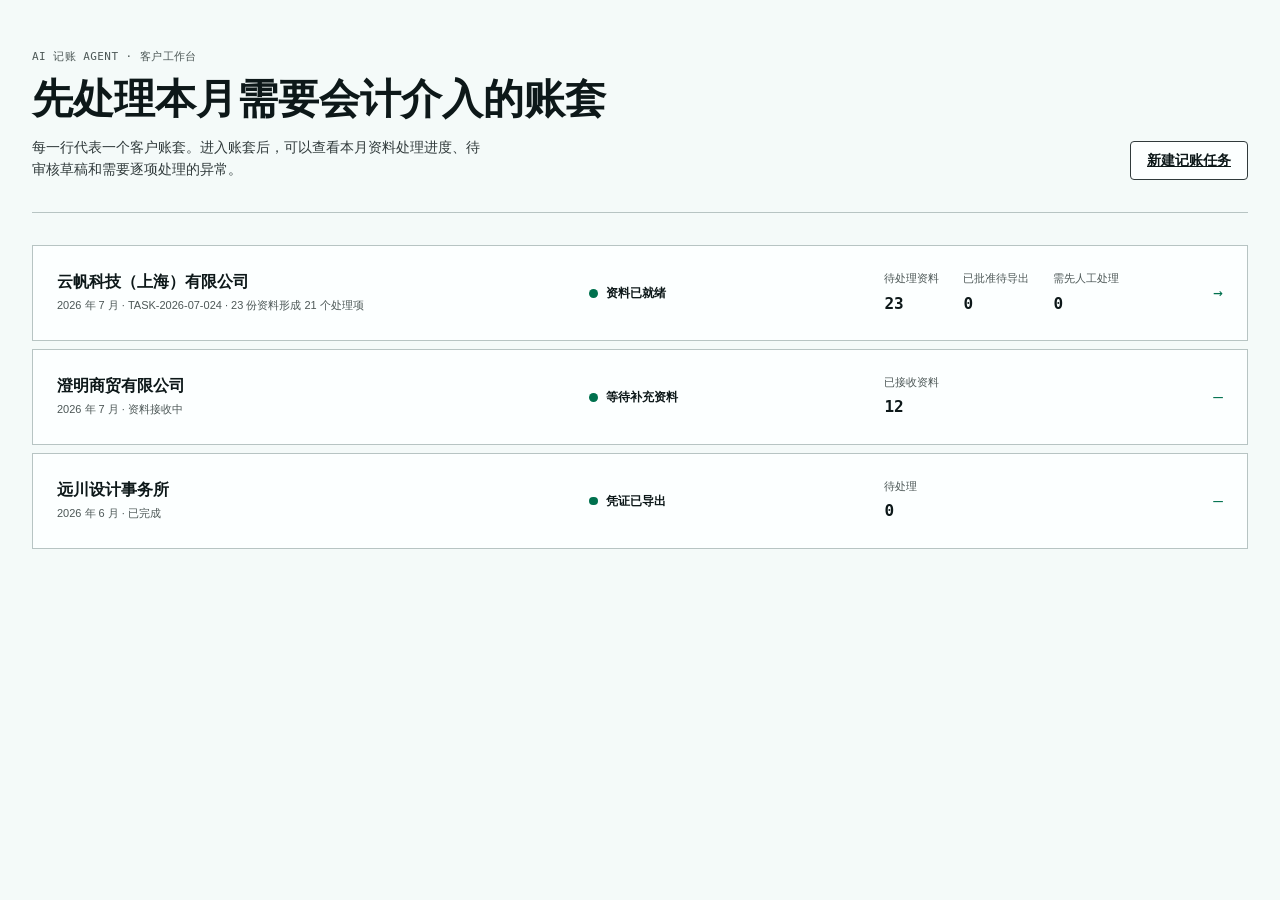
<file: index.html>
<!doctype html>
<html lang="zh-CN">
<head>
  <meta charset="utf-8">
  <meta name="viewport" content="width=device-width, initial-scale=1">
  <meta http-equiv="refresh" content="0; url=prototype/index.html">
  <title>AI 记账 Agent 产品原型</title>
  <script>window.location.replace("prototype/index.html");</script>
</head>
<body>
  <p><a href="prototype/index.html">进入 AI 记账 Agent 产品原型</a></p>
</body>
</html>
</file>
<file: tokens.css>
/* Hallmark · route: custom (bespoke) · structure: evidence-to-decision workbench · idea: "evidence converges, decision returns with history"
 * genre: modern-minimal · tone: precise, calm, operational · anchor: jade signal
 * paper: oklch(98% 0.006 190) · accent: oklch(48% 0.115 166) · display: IBM Plex Sans · body: Noto Sans SC
 * axes: light / geometric-sans / chromatic-green · studied: no · context: user-confirmed
 * pre-emit critique: P5 H5 E4 S5 R5 V5 · contrast: pass (40–41) · slop: pass (1–58)
 */

:root {
  --color-paper: oklch(98% 0.006 190);
  --color-paper-raised: oklch(100% 0.004 190);
  --color-paper-sunken: oklch(95% 0.009 190);
  --color-ink: oklch(20% 0.016 205);
  --color-ink-soft: oklch(34% 0.014 200);
  --color-muted: oklch(45% 0.013 195);
  --color-rule: oklch(81% 0.014 190);
  --color-rule-soft: oklch(89% 0.011 190);
  --color-accent: oklch(48% 0.115 166);
  --color-accent-hover: oklch(43% 0.112 166);
  --color-accent-ink: oklch(98% 0.006 190);
  --color-focus: oklch(52% 0.19 166);
  --color-warning: oklch(55% 0.135 58);
  --color-warning-soft: oklch(94% 0.035 67);
  --color-danger: oklch(50% 0.16 28);
  --color-danger-soft: oklch(95% 0.025 28);
  --color-success-soft: oklch(93% 0.035 166);
  --color-overlay: oklch(20% 0.016 205 / 0.08);
  --color-shadow: oklch(20% 0.016 205 / 0.10);

  --font-display: "IBM Plex Sans", "Avenir Next", sans-serif;
  --font-body: "Noto Sans SC", "PingFang SC", sans-serif;
  --font-mono: "IBM Plex Mono", "SFMono-Regular", monospace;

  --text-xs: 0.6875rem;
  --text-sm: 0.75rem;
  --text-md: 0.875rem;
  --text-lg: 1rem;
  --text-xl: 1.25rem;
  --text-2xl: 1.75rem;

  --space-3xs: 0.25rem;
  --space-2xs: 0.5rem;
  --space-xs: 0.75rem;
  --space-sm: 1rem;
  --space-md: 1.5rem;
  --space-lg: 2rem;
  --space-xl: 3rem;
  --space-2xl: 4rem;

  --radius-xs: 0.125rem;
  --radius-sm: 0.25rem;
  --radius-md: 0.375rem;

  --shadow-low: 0 1px 2px var(--color-shadow);
  --shadow-float: 0 12px 32px var(--color-shadow);

  --dur-instant: 100ms;
  --dur-short: 180ms;
  --dur-medium: 280ms;
  --ease-out: cubic-bezier(0.16, 1, 0.3, 1);
  --ease-in: cubic-bezier(0.7, 0, 0.84, 0);
}
</file>
